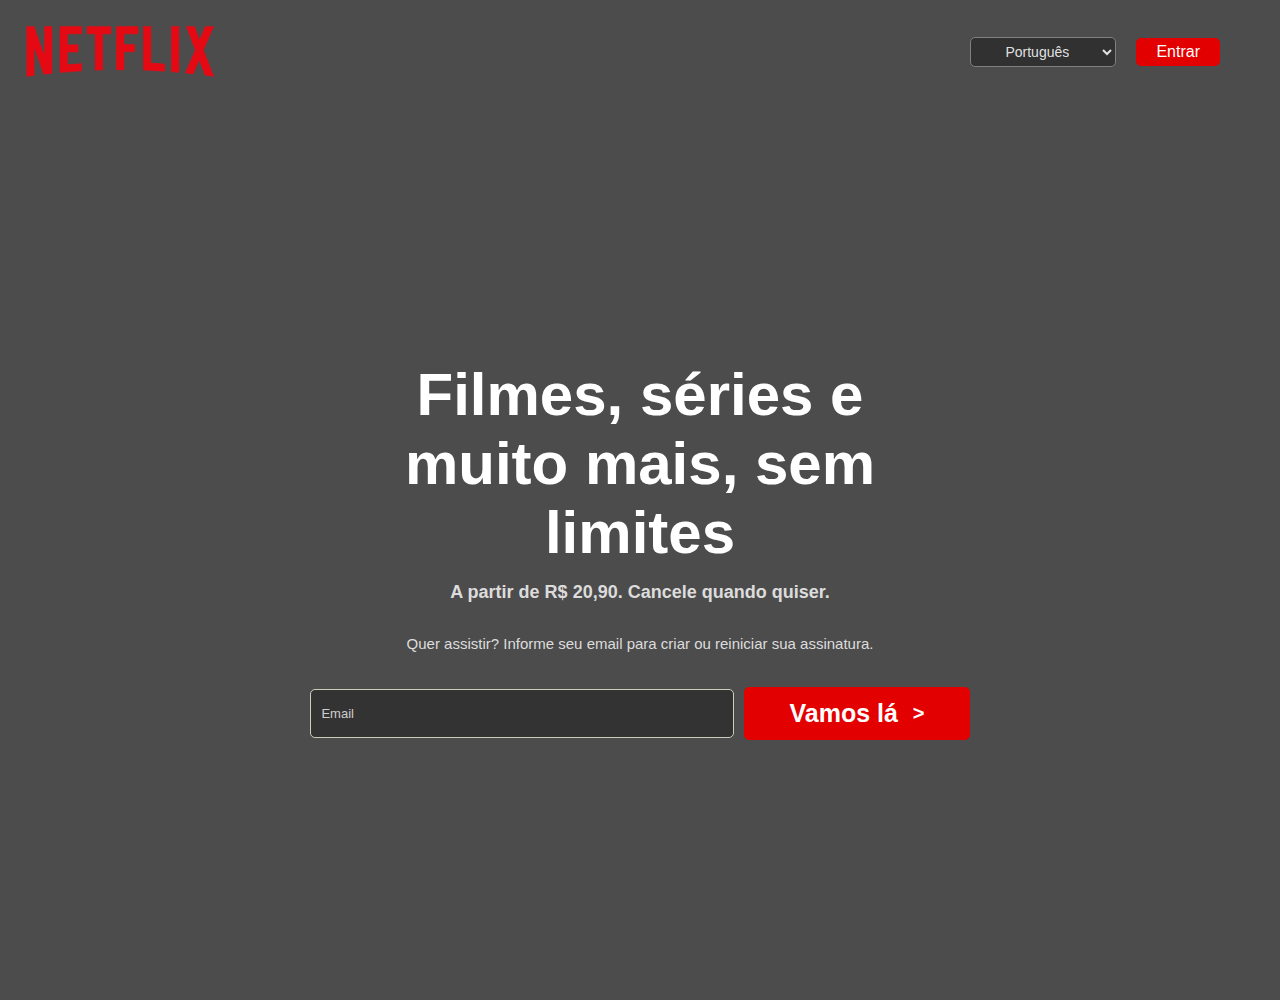
<file: index.html>
<!DOCTYPE html>
<html lang="pt-br">

<head>
    <meta charset="UTF-8">
    <meta name="viewport" content="width=device-width, initial-scale=1.0">
    <title>Netflix - assistir a séries online, assistir a filmes online</title>
    <link rel="icon" type="image/x-icon" href="Assets/favicon.ico">
    <link rel="stylesheet" href="style.css">

</head>

<body>
    <header>
        <div class="logo-container">
            <div class="logo">
                <img src="Assets/Logonetflix.png" alt="Netflix logo">
            </div>
        </div>

        <div class="language-enter-container">
            <select class="language-select" id="language-select">
                <option value="pt">Português</option>
                <option value="en">English</option>
            </select>
            <a href="https://www.netflix.com/br/login">
                <button class="enter-btn">Entrar</button>
            </a>
        </div>
    </header>

    <main>
        <div class="content-container">
            <h1>Filmes, séries e</h1>
            <h1>muito mais, sem</h1>
            <h1>limites</h1>
            <h2>A partir de R$ 20,90. Cancele quando quiser.</h2>
            <p><br>Quer assistir? Informe seu email para criar ou reiniciar sua assinatura.</p>
        </div>

        <div class="email-container">
            <input type="email" class="email-input" placeholder="Email">
            
            <button class="submit-btn">
                <span>Vamos lá</span>
                <span class="arrow"> &gt; </span>
            </button>
            <p class="error-message">Por favor, insira um e-mail válido</p>

        </div>

    </main>
    <script src="script.js"></script>

</body>

</html>
</file>
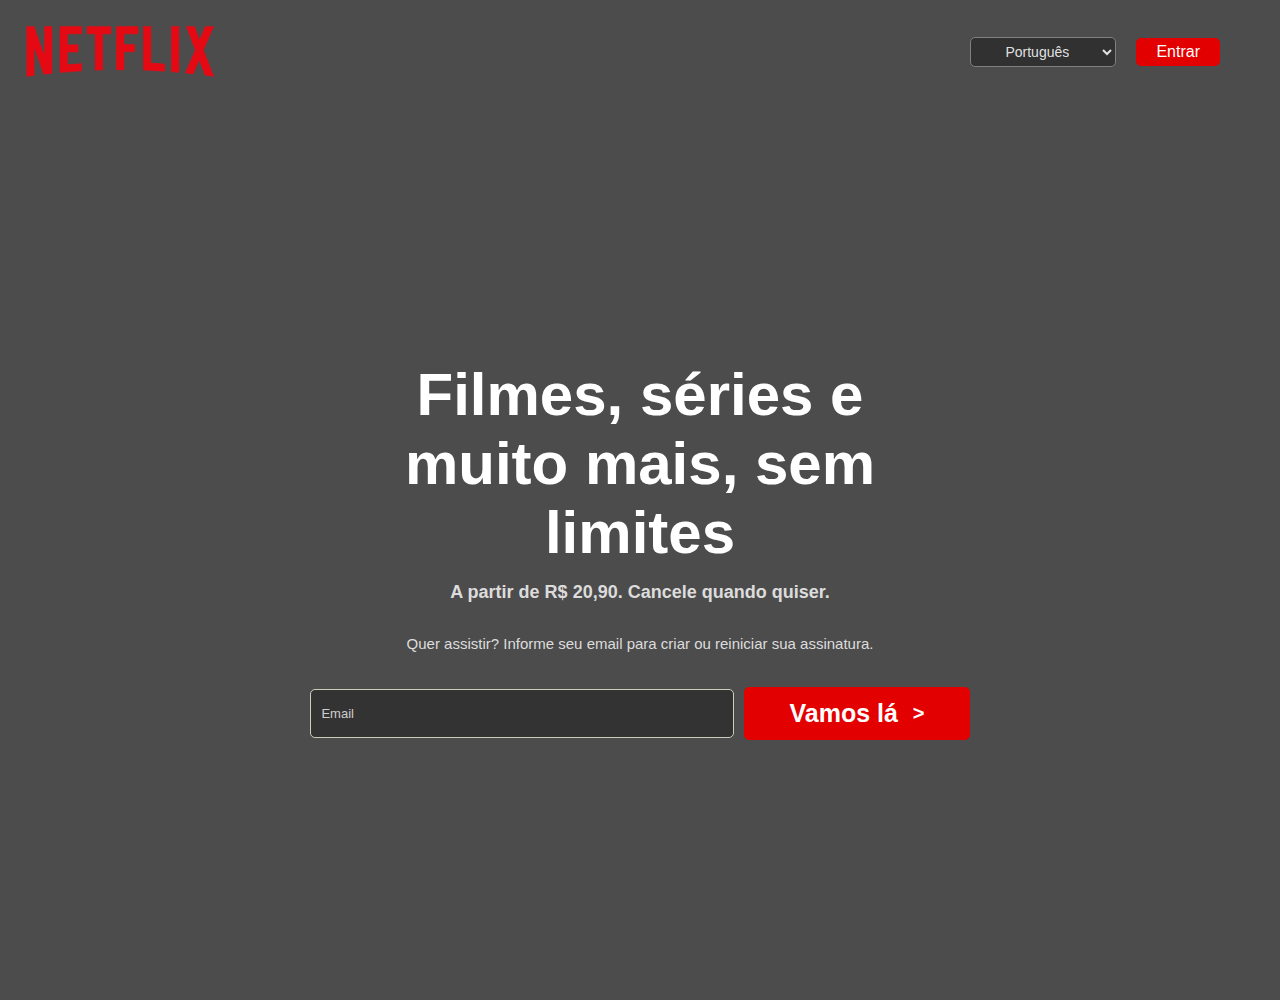
<file: indexNetflix.html>
<!DOCTYPE html>
<html lang="pt-br">

<head>
    <meta charset="UTF-8">
    <meta name="viewport" content="width=device-width, initial-scale=1.0">
    <title>Netflix - assistir a séries online, assistir a filmes online</title>
    <link rel="icon" type="image/x-icon" href="Assets/favicon.ico">
    <link rel="stylesheet" href="style.css">

</head>

<body>
    <header>
        <div class="logo-container">
            <div class="logo">
                <img src="Assets/Logonetflix.png" alt="Netflix logo">
            </div>
        </div>

        <div class="language-enter-container">
            <select class="language-select" id="language-select">
                <option value="pt">Português</option>
                <option value="en">English</option>
            </select>
            <a href="https://www.netflix.com/br/login">
                <button class="enter-btn">Entrar</button>
            </a>
        </div>
    </header>

    <main>
        <div class="content-container">
            <h1>Filmes, séries e</h1>
            <h1>muito mais, sem</h1>
            <h1>limites</h1>
            <h2>A partir de R$ 20,90. Cancele quando quiser.</h2>
            <p><br>Quer assistir? Informe seu email para criar ou reiniciar sua assinatura.</p>
        </div>

        <div class="email-container">
            <input type="email" class="email-input" placeholder="Email">
            
            <button class="submit-btn">
                <span>Vamos lá</span>
                <span class="arrow"> &gt; </span>
            </button>
            <p class="error-message">Por favor, insira um e-mail válido</p>

        </div>

    </main>
    <script src="script.js"></script>

</body>

</html>
</file>
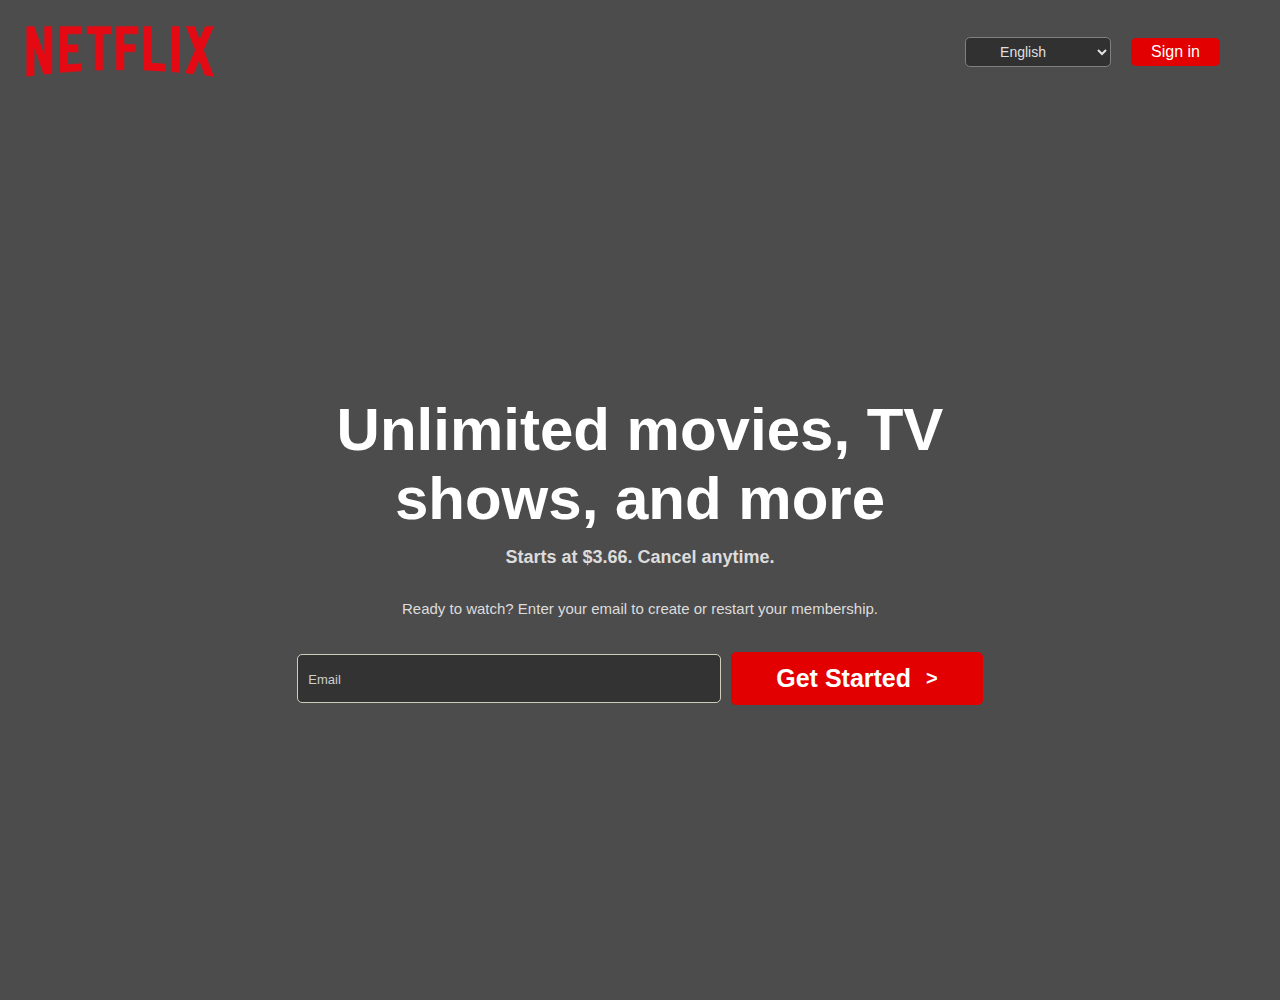
<file: indexNetflixEnglish.html>
<!DOCTYPE html>
<html lang="en">

<head>
    <meta charset="UTF-8">
    <meta name="viewport" content="width=device-width, initial-scale=1.0">
    <title>Netflix - watch series online, watch movies online</title>
    <link rel="icon" type="image/x-icon" href="Assets/favicon.ico">
    <link rel="stylesheet" href="style.css">
   

</head>

<body class="english">
    <header>
        <div class="logo-container">
            <div class="logo">
                <img src="Assets/Logonetflix.png" alt="Netflix logo">
            </div>
        </div>

        <div class="language-enter-container">
            <select class="language-select" id="language-select">
                <option value="en">English</option>
                <option value="pt">Português</option>
            </select>
            <a href="https://www.netflix.com/br-en/login">
                <button class="enter-btn">Sign in</button>
            </a>
        </div>
    </header>

    <main>
        <div class="content-container">
            <h1>Unlimited movies, TV</h1>
            <h1>shows, and more</h1>
            <h2>Starts at $3.66. Cancel anytime.</h2>
            <p><br>Ready to watch? Enter your email to create or restart your membership.</p>
        </div>

        <div class="email-container">
            <input type="email" class="email-input" placeholder="Email">
            
            <button class="submit-btn">
                <span>Get Started</span>
                <span class="arrow"> &gt; </span>
            </button>
            <p class="error-message">Please enter a valid email address</p>
        </div>

    </main>
    <script src="scriptEnglish.js"></script>
</body>

</html>
</file>
<file: style.css>
body {
    background-image: url('https://assets.nflxext.com/ffe/siteui/vlv3/f6e7f6df-6973-46ef-b98f-12560d2b3c69/web/BR-pt-20250317-TRIFECTA-perspective_d5b563c6-e04a-4b25-bccd-47184033c570_large.jpg');
    background-size: cover;
    background-repeat: no-repeat;
    background-attachment: fixed;
    background-color: rgba(0, 0, 0, 0.7);
    background-blend-mode: darken;
    margin: 0;
    font-family: 'Arial', sans-serif;
}

.english{
    background-image: url(https://assets.nflxext.com/ffe/siteui/vlv3/fa4630b1-ca1e-4788-94a9-eccef9f7af86/web/BR-en-20250407-TRIFECTA-perspective_8b4a4f85-2e5d-4d78-80f9-1e40257f9525_large.jpg);
}

header {
    position: absolute;
    top: 0;
    left: 0;
    width: 100%;
    z-index: 100;
    padding: 20px;
    display: flex;
    justify-content: space-between;
    align-items: center;
}

.logo-container {
    flex: 1;
}

.logo img {
    max-width: 200px;
    height: auto;
    object-fit: contain;
}

.language-enter-container {
    display: flex;
    align-items: center;
    gap: 20px;
    padding-right: 80px;
}

.language-select {
    padding: 5px 30px;
    background-color: rgba(38, 38, 38, 0.7);
    border: 1px solid gray;
    color: rgba(255, 255, 255, 0.866);
    font-size: 14px;
    cursor: pointer;
    border-radius: 5px;
}

.enter-btn {
    background-color: rgb(227, 0, 0);
    color: white;
    padding: 5px 20px;
    border: none;
    border-radius: 5px;
    font-size: 16px;
    cursor: pointer;
    transition: background-color 0.3s;
}

.enter-btn:hover {
    background-color: darkred;
}

main {
    display: flex;
    flex-direction: column;
    justify-content: center;
    align-items: center;
    height: 100vh;
    padding-top: 100px;
    text-align: center;
    color: white;
}

.content-container h1 {
    font-size: 60px;
    font-weight: 900;
    margin: 0;
}

.content-container h2 {
    font-size: 18px;
    font-weight: bold;
    color: rgb(221, 220, 220);
}

.content-container p {
    font-size: 15px;
    font-weight: 540;
    color: rgb(221, 220, 220);
}

.email-container {
    display: flex;
    justify-content: center;
    align-items: center;
    gap: 10px;
    margin-top: 20px;
    position: relative;
}

.email-input {
    width: 410px;
    height: 45px;
    font-size: 16px;
    padding-left: 10px;
    border-radius: 5px;
    border: 1px solid rgb(221, 220, 200);
    background-color: rgba(38, 38, 38, 0.7);
    color: white;
    opacity: 0.9;
}

.email-input::placeholder {
    color: rgb(221, 220, 220);
    font-size: 13px;
}

.submit-btn {
    background-color: rgb(227, 0, 0);
    color: white;
    font-size: 25px;
    padding: 11px 44px;
    border: 1px solid rgb(227, 0, 0);
    border-radius: 5px;
    cursor: pointer;
    transition: all 0.3s ease;
    display: flex;
    align-items: center;
    gap: 10px;
}

.submit-btn:hover {
    background-color: darkred;
}

.submit-btn .arrow {
    font-size: 20px;
    margin-left: 5px;
}

.submit-btn span {
    font-weight: bold;
}

@media (max-width: 768px) {
    .logo-container {
        padding-left: 10px;
    }

    .logo img {
        max-width: 150px;
    }

    .language-enter-container {
        flex-direction: column;
        gap: 10px;
    }

    .email-input {
        width: 300px;
    }

    .submit-btn {
        font-size: 20px;
        padding: 10px 30px;
    }

    .content-container h1 {
        font-size: 40px;
    }

    .content-container h2 {
        font-size: 16px;
    }
}

@media (max-width: 480px) {
    .logo img {
        max-width: 120px;
    }

    .email-input {
        width: 250px;
    }

    .submit-btn {
        font-size: 18px;
        padding: 8px 25px;
    }

    .content-container h1 {
        font-size: 30px;
    }

    .content-container h2 {
        font-size: 14px;
    }
}
.error{
    border: 2px solid red;
}
.error-message{
    color:red;
    font-size: 14px;
    margin-top: 5px;
    display: none;
    position: absolute;
    top: 55px;
    width:100%;
    text-align: center;

}
</file>
